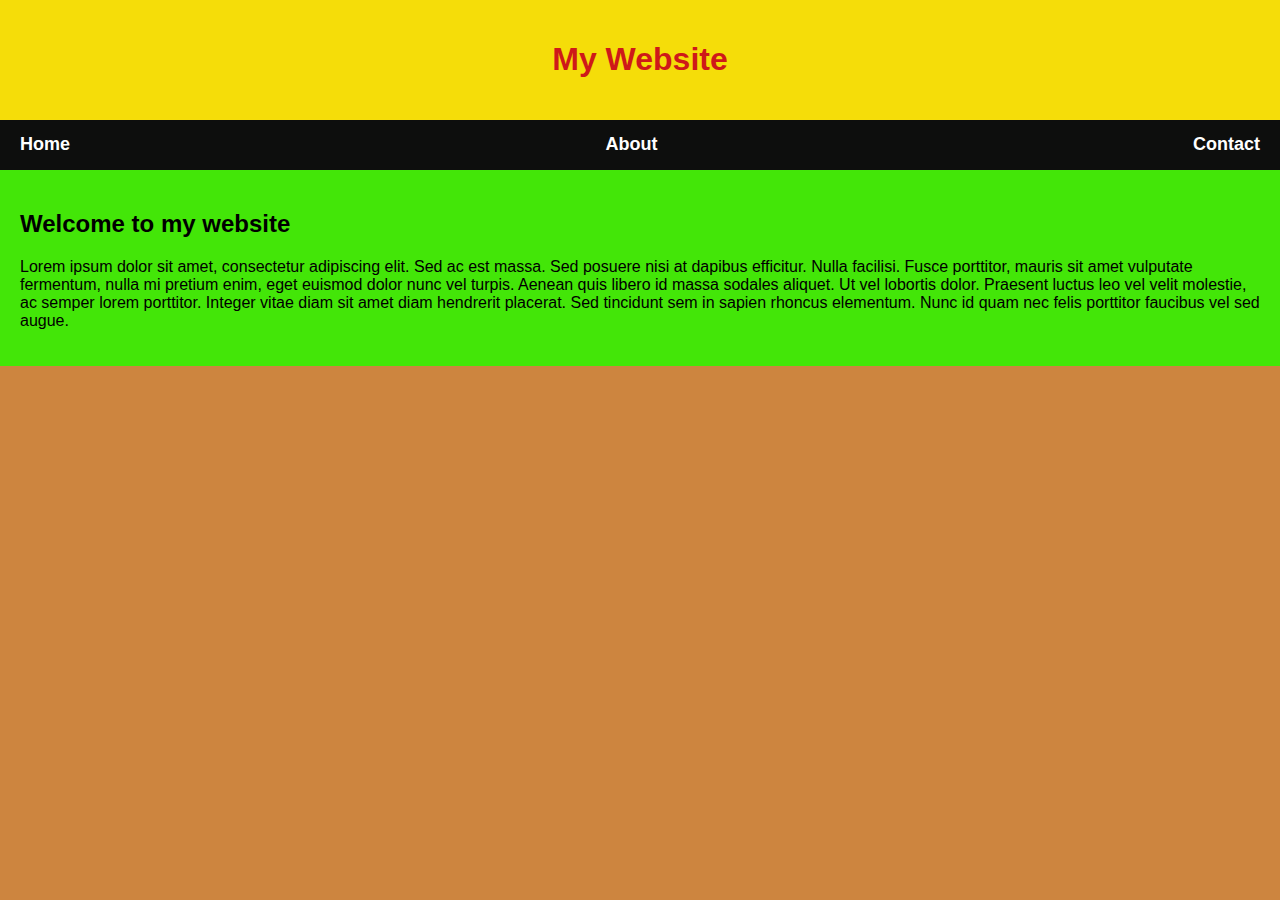
<file: index.html>
<!DOCTYPE html>
<html>
<head>
	<title>my page</title>
	<style>
		body {
			margin: 0;
			padding: 0;
			font-family: Arial, sans-serif;
			background-color:peru;
		}
		header {
			background-color: #f5dd09;
			color: #ce1919;
			padding: 20px;
			text-align:center;
		}
		nav {
  background-color: #0d0e0d;
  height: 50px;
}

ul {
  list-style-type: none;
  margin: 0;
  padding: 0;
  display: flex;
  justify-content: space-between;
  align-items: center;
  height: 100%;
}

li {
  margin: 0 20px;
}

a {
  color: #fff;
  text-decoration: none;
  font-size: 18px;
  font-weight: bold;
  transition: all 0.2s ease-in-out;
}

a:hover {
  color: #ffd700;
}

		section {
			display: inline-block;
			background-color: #43e608;
			vertical-align: top;
			width: calc(100%);
			padding: 20px;
			box-sizing: border-box;
		}
		
	</style>
</head>
<body>
	<header>
		<h1 onmouseover="enlargeText(this)" onmouseout="resetTextSize(this)"> My Website</h1>
	</header>
	<nav>
		<ul>
		  <li><a href="file:///C:/Users/Manisha/Desktop/all%20in%20one/webpage/mi.html#">Home</a></li>
		  <li><a href="#">About</a></li>
		  
		  <li><a href="#">Contact</a></li>
		</ul>
	  </nav>
	  
	<section>
		<h2>Welcome to my website</h2>
		<p> Lorem ipsum dolor sit amet, consectetur adipiscing elit. Sed ac est massa. Sed posuere nisi at dapibus efficitur. Nulla facilisi. Fusce porttitor, mauris sit amet vulputate fermentum, nulla mi pretium enim, eget euismod dolor nunc vel turpis. Aenean quis libero id massa sodales aliquet. Ut vel lobortis dolor. Praesent luctus leo vel velit molestie, ac semper lorem porttitor. Integer vitae diam sit amet diam hendrerit placerat. Sed tincidunt sem in sapien rhoncus elementum. Nunc id quam nec felis porttitor faucibus vel sed augue.</p>
	</section>

</body>


</html>
</file>
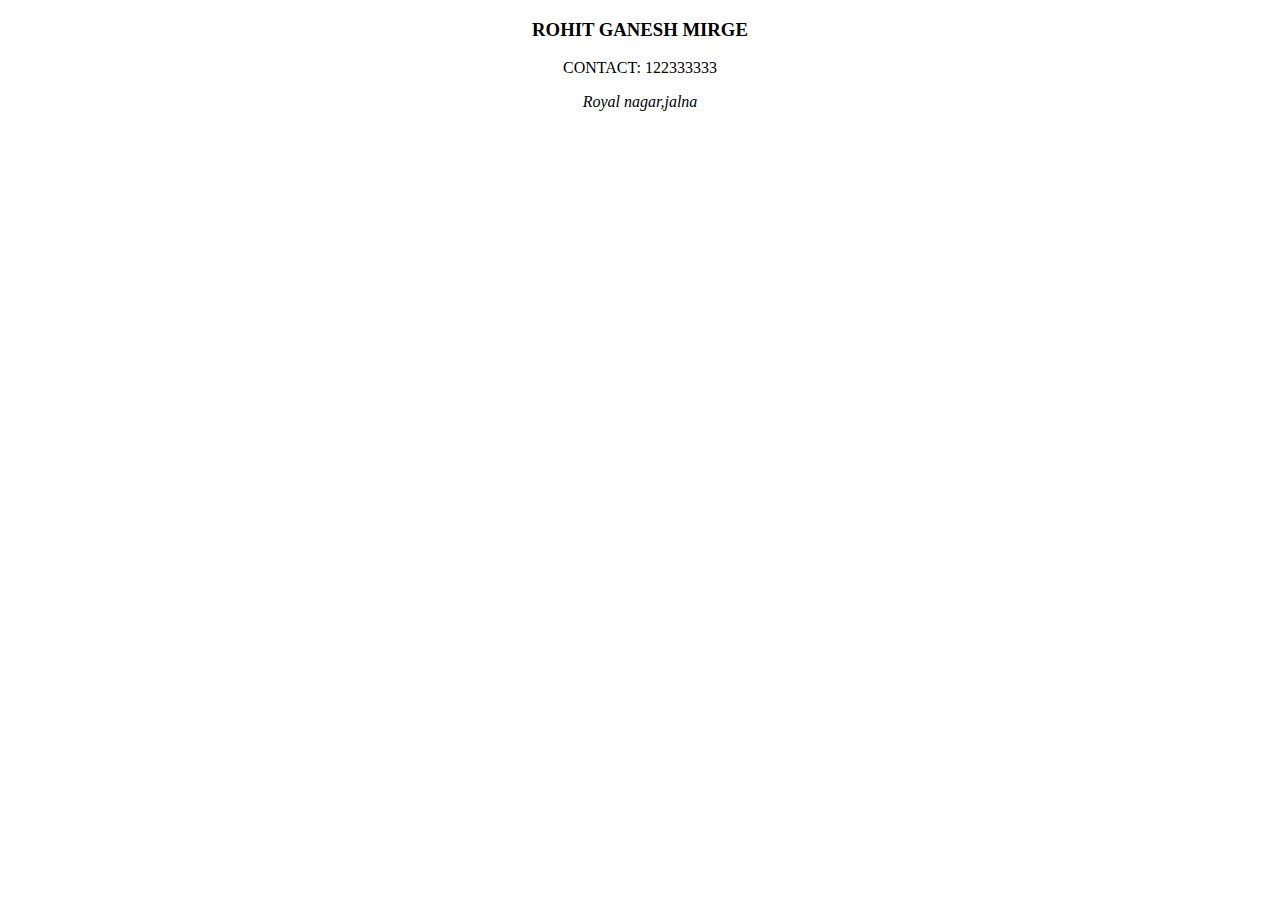
<file: travel/contact.html>
<!DOCTYPE html>
<html>
    <head>

    </head>
    <body><CENTER>
    <h3 class="h3">
        ROHIT GANESH MIRGE<BR>
    </h3>
    <P>CONTACT:<link>
        122333333<BR>
    </P>
    <p>
        <address>Royal nagar,jalna</address>
    </p>
        
   </CENTER> </body>
</html>
</file>
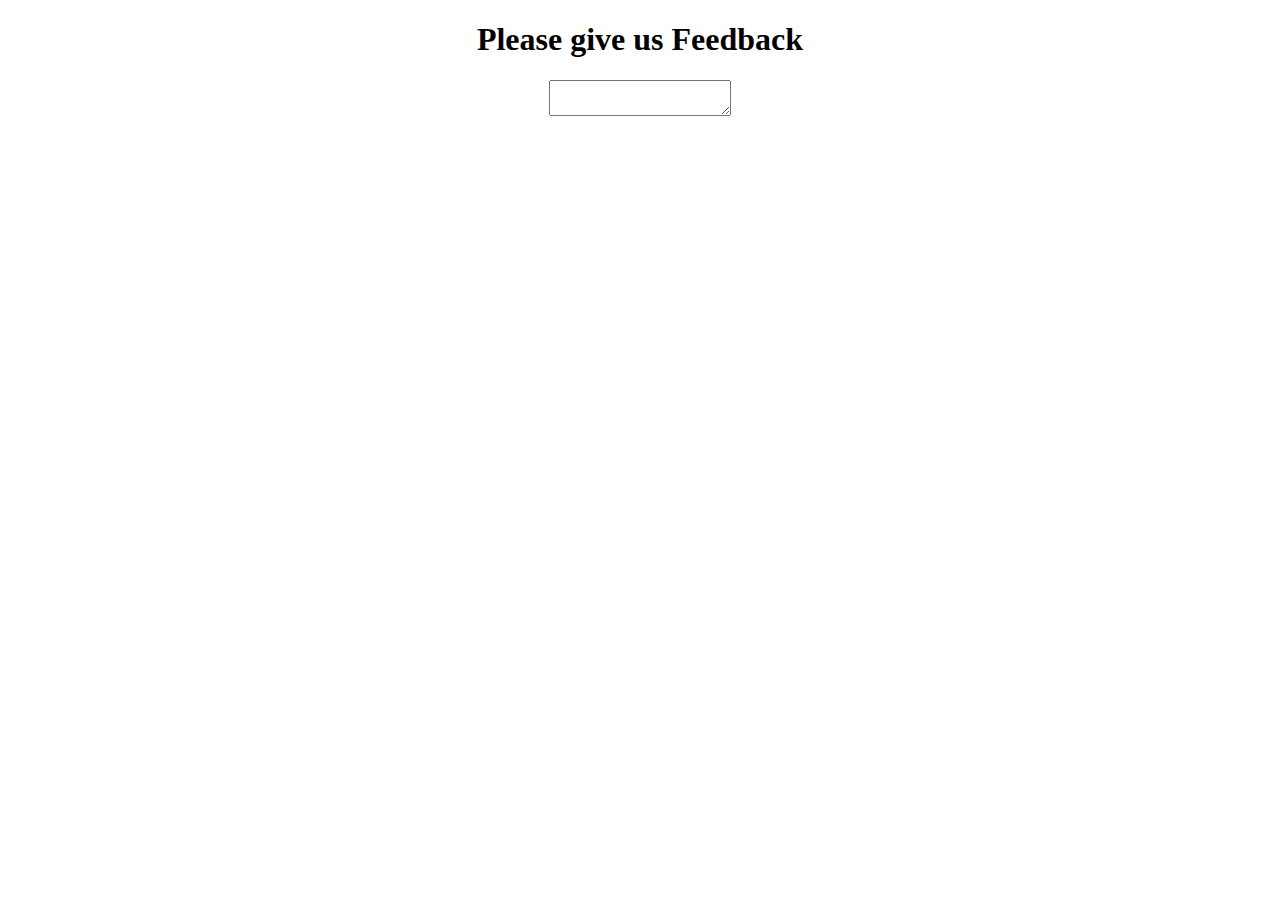
<file: travel/feedback.html>
<!DOCTYPE html>
<html>
    <head>
        <link rel="stylesheet" href="ff.css">

    </head>
    <body><center>
        <h1>
            Please give us Feedback<br>
        </h1>
        <p>
            <textarea class="textarea"></textarea>
        </p>
    </center></body>
</html>
</file>
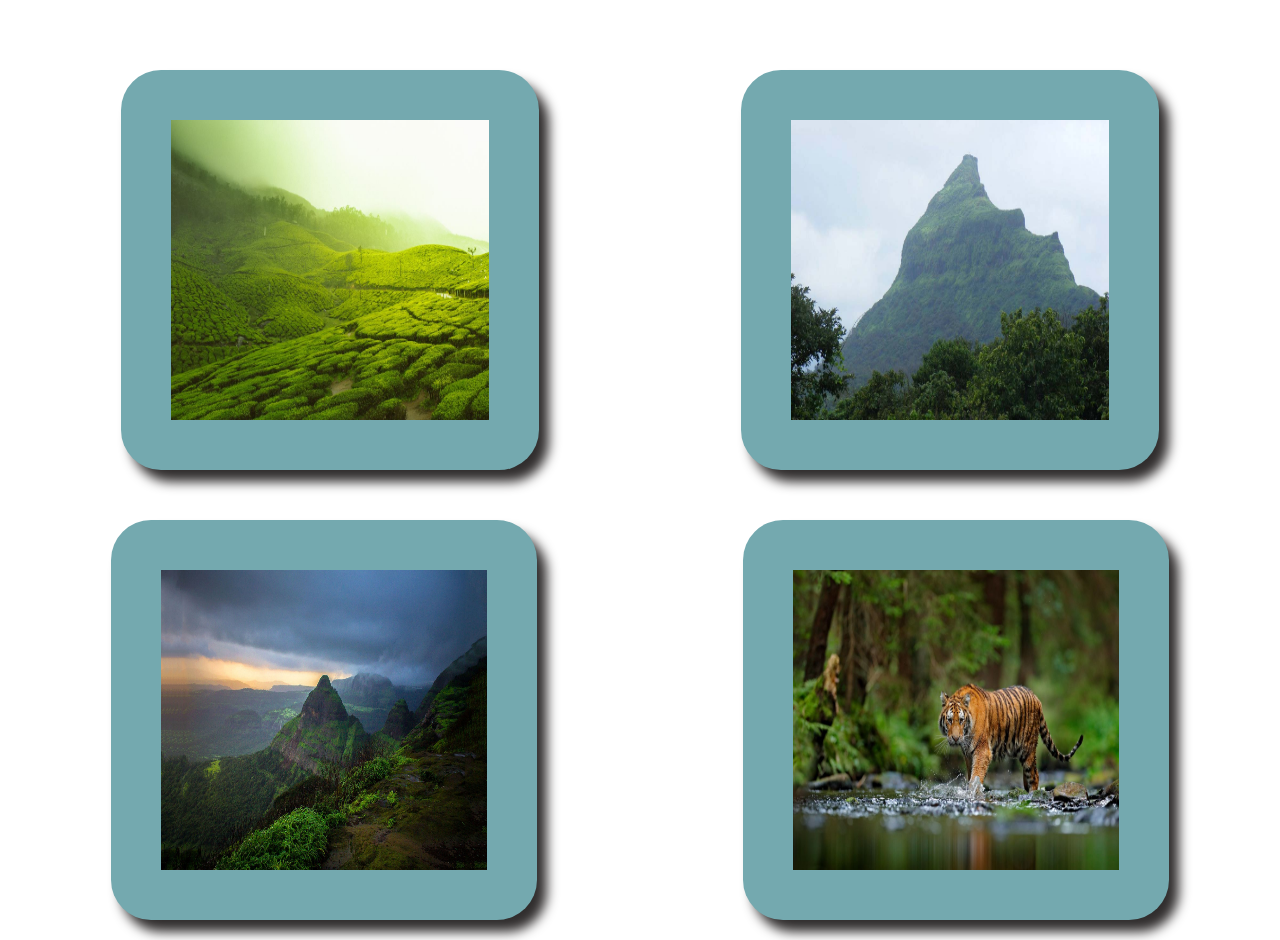
<file: travel/fo.html>
<!DOCTYPE html>
<html lang="en" lang="en">
    <head>
        <meta name="viewport" content="width=device-width, initial-scale=1">
        <link rel="stylesheet" href="ff.css" >
        <link rel="stylesheet" href="bootstrap.min.css">
</head>
    <body class="body">
        <div class="container-fluid">
         <center>  <div class="row">
                <div class="col-6"><a href="fo1.html"><img class="img"style="border-radius: 40px;" src="chikhaldara.jpg" width="400px" height="400px"></a></div>
                <div class="col-6"><a href="fo2.html"><img class="img" style="border-radius: 40px;"src="Tung-fort-1.jpg" width="400px" height="400px"></a></div></center>
           </div>
           <center>  <div class="row">
            <div class="col-6"><a href="fo3.html"><img class="img"style="border-radius: 40px;" src="Lonavala Maharashtra Places to Visit in Lonavala Adotrip.jpg" width="400px" height="400px"></a></div>
            <div class="col-6"><a href="fo4.html"><img class="img" style="border-radius: 40px;"src="tadoba tiger reserve.jpg" width="400px" height="400px"></a></div></center>
       </div>
       
   </div>
   
</div>
        </div>
    </body>
</html>
    </body>
</html>
</file>
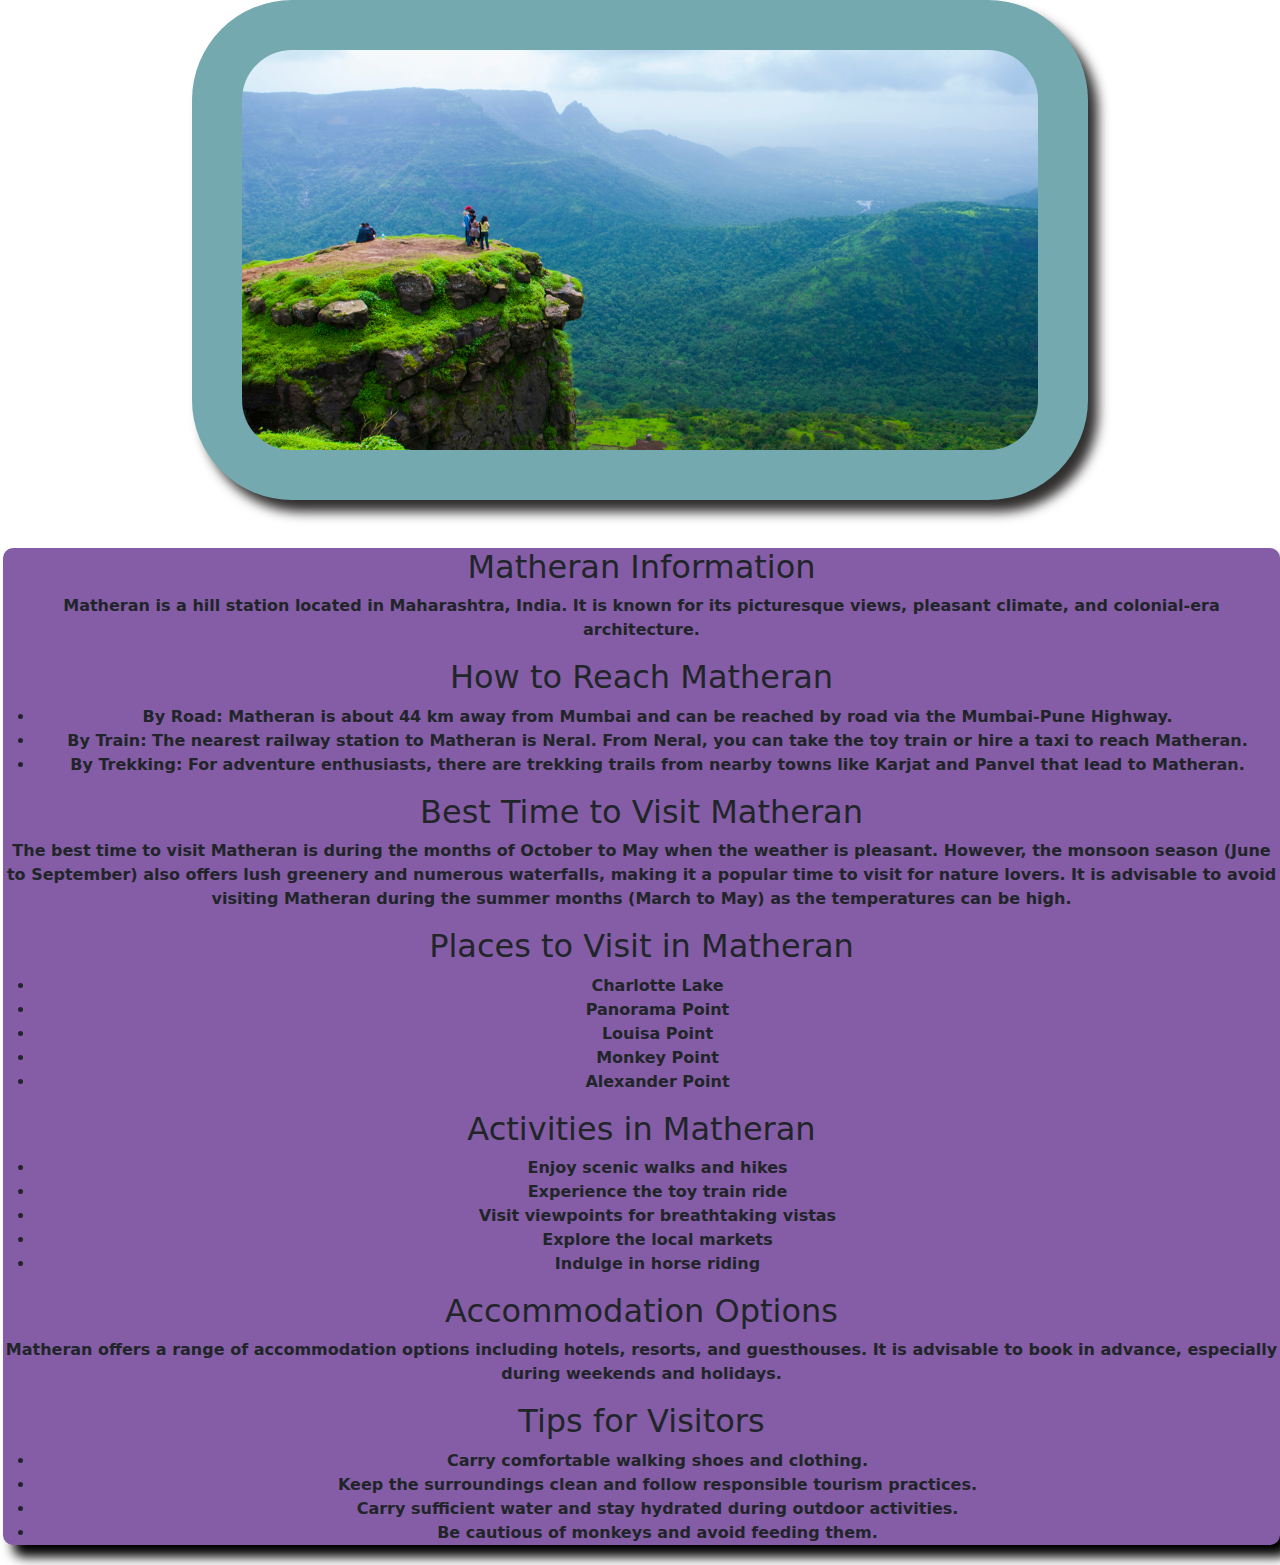
<file: travel/fo1.html>
<html>
<head>
<title>Matheran Information</title>
<link rel="stylesheet" href="ff.css" type="text/css">
<link rel="stylesheet" href="bootstrap.css" >
</head>
<body>
    <center><img class="img"  style=" border: 4px burlywood" box-radius:"10px" src="Matheran-Maharashtra.jpg" height="500px" width="500px"></center></div><br><br>
 <center><section class="section">
    <h2>Matheran Information</h2>
    <p>Matheran is a hill station located in Maharashtra, India. It is known for its picturesque views, pleasant climate, and colonial-era architecture.</p>
    
    <h2>How to Reach Matheran</h2>
    <ul>
      <li><strong>By Road:</strong> Matheran is about 44 km away from Mumbai and can be reached by road via the Mumbai-Pune Highway.</li>
      <li><strong>By Train:</strong> The nearest railway station to Matheran is Neral. From Neral, you can take the toy train or hire a taxi to reach Matheran.</li>
      <li><strong>By Trekking:</strong> For adventure enthusiasts, there are trekking trails from nearby towns like Karjat and Panvel that lead to Matheran.</li>
    </ul>
    
    <h2>Best Time to Visit Matheran</h2>
    <p>The best time to visit Matheran is during the months of October to May when the weather is pleasant. However, the monsoon season (June to September) also offers lush greenery and numerous waterfalls, making it a popular time to visit for nature lovers. It is advisable to avoid visiting Matheran during the summer months (March to May) as the temperatures can be high.</p>
    
    <h2>Places to Visit in Matheran</h2>
    <ul>
      <li>Charlotte Lake</li>
      <li>Panorama Point</li>
      <li>Louisa Point</li>
      <li>Monkey Point</li>
      <li>Alexander Point</li>
    </ul>
    
    <h2>Activities in Matheran</h2>
    <ul>
      <li>Enjoy scenic walks and hikes</li>
      <li>Experience the toy train ride</li>
      <li>Visit viewpoints for breathtaking vistas</li>
      <li>Explore the local markets</li>
      <li>Indulge in horse riding</li>
    </ul>
    
    <h2>Accommodation Options</h2>
    <p>Matheran offers a range of accommodation options including hotels, resorts, and guesthouses. It is advisable to book in advance, especially during weekends and holidays.</p>
    
    <h2>Tips for Visitors</h2>
    <ul>
      <li>Carry comfortable walking shoes and clothing.</li>
      <li>Keep the surroundings clean and follow responsible tourism practices.</li>
      <li>Carry sufficient water and stay hydrated during outdoor activities.</li>
      <li>Be cautious of monkeys and avoid feeding them.</li>
    </ul>
  </body>
  </html>
</file>
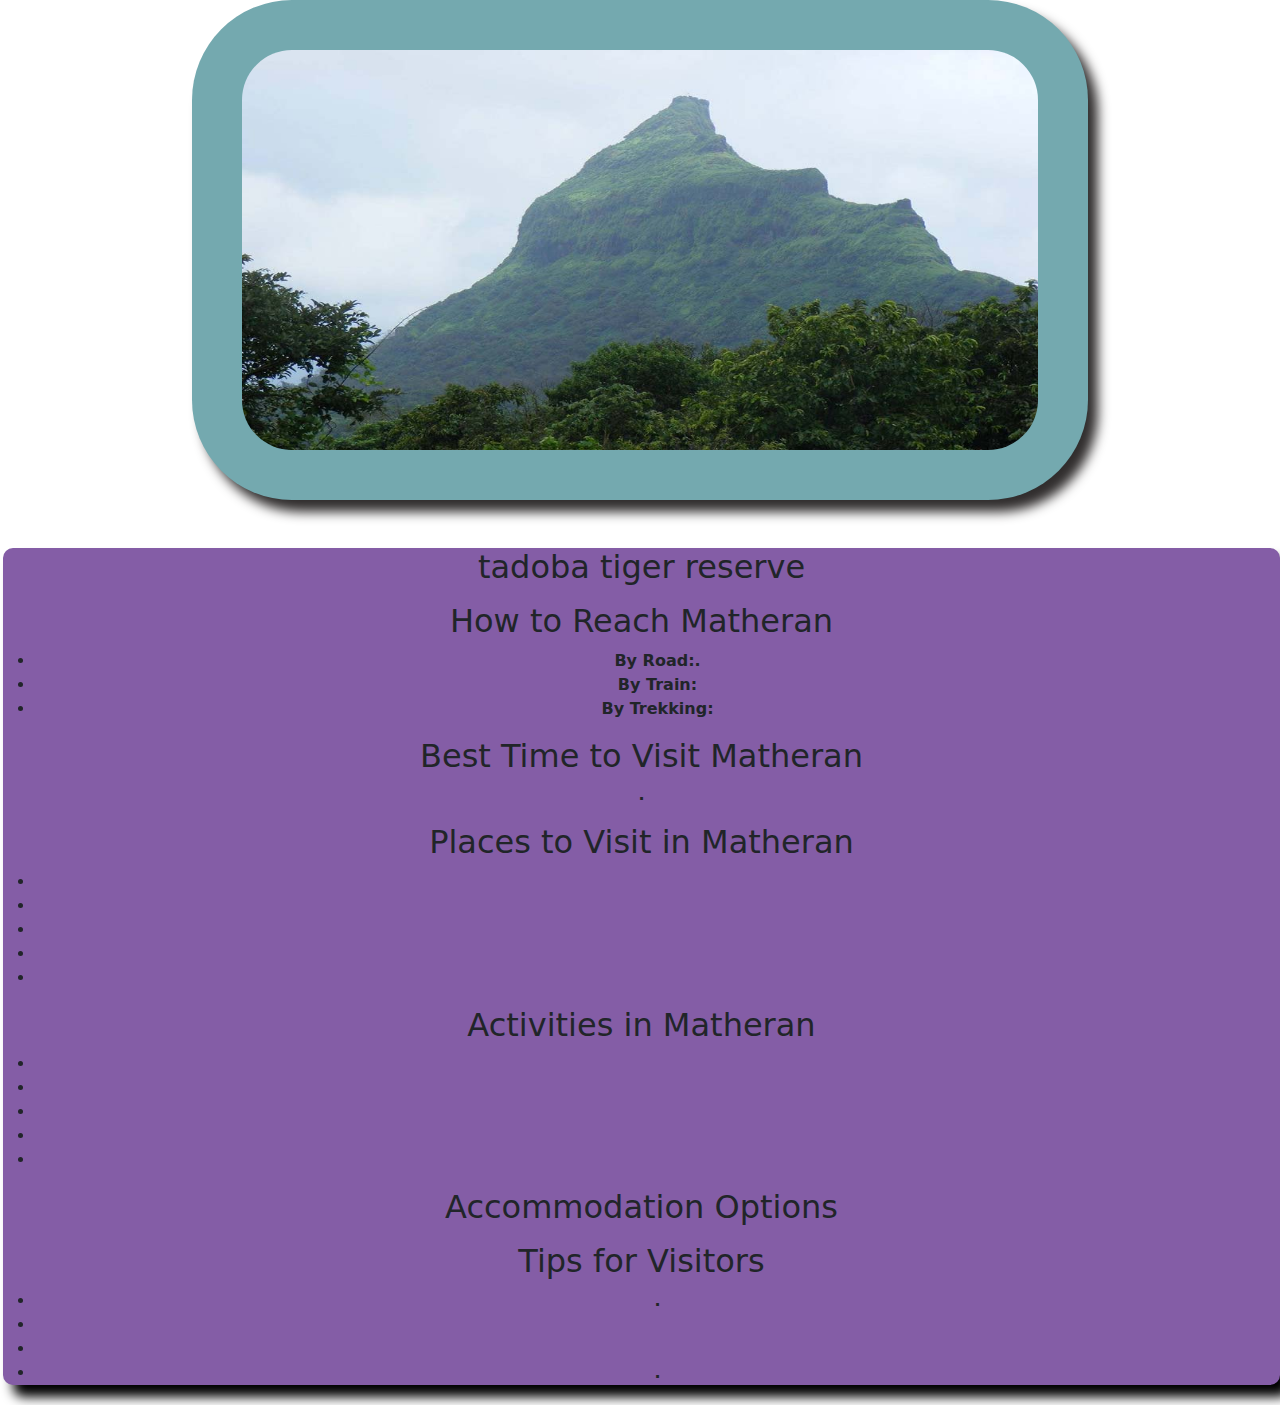
<file: travel/fo2.html>
<html>
<head>
<title>Matheran Information</title>
<link rel="stylesheet" href="ff.css" type="text/css">
<link rel="stylesheet" href="bootstrap.css" >
</head>
<body>
    <center><img class="img"  style=" border: 4px burlywood" box-radius:"10px" src="Tung-fort-1.jpg" height="500px" width="500px"></center></div><br><br>
 <center><section class="section">
    <h2>tadoba tiger reserve</h2>
    <p></p>
    
    <h2>How to Reach Matheran</h2>
    <ul>
      <li><strong>By Road:</strong>.</li>
      <li><strong>By Train:</strong> </li>
      <li><strong>By Trekking:</strong></li>
    </ul>
    
    <h2>Best Time to Visit Matheran</h2>
    <p>.</p>
    
    <h2>Places to Visit in Matheran</h2>
    <ul>
      <li></li>
      <li></li>
     <li> </li>
      <li></li>
      <li></li>
      </ul>
  
    
    <h2>Activities in Matheran</h2>
    <ul>
      <li></li>
      <li></li>
      <li></li>
      <li></li>
      <li></li>
    </ul>
    
    <h2>Accommodation Options</h2>
<p></p>
    
    <h2>Tips for Visitors</h2>
    <ul>
      <li>.</li>
      <li></li>
      <li></li>
      <li>.</li>
    </ul></section></center>
  </body>
  </html>
  
    </body>
    </html>
</file>
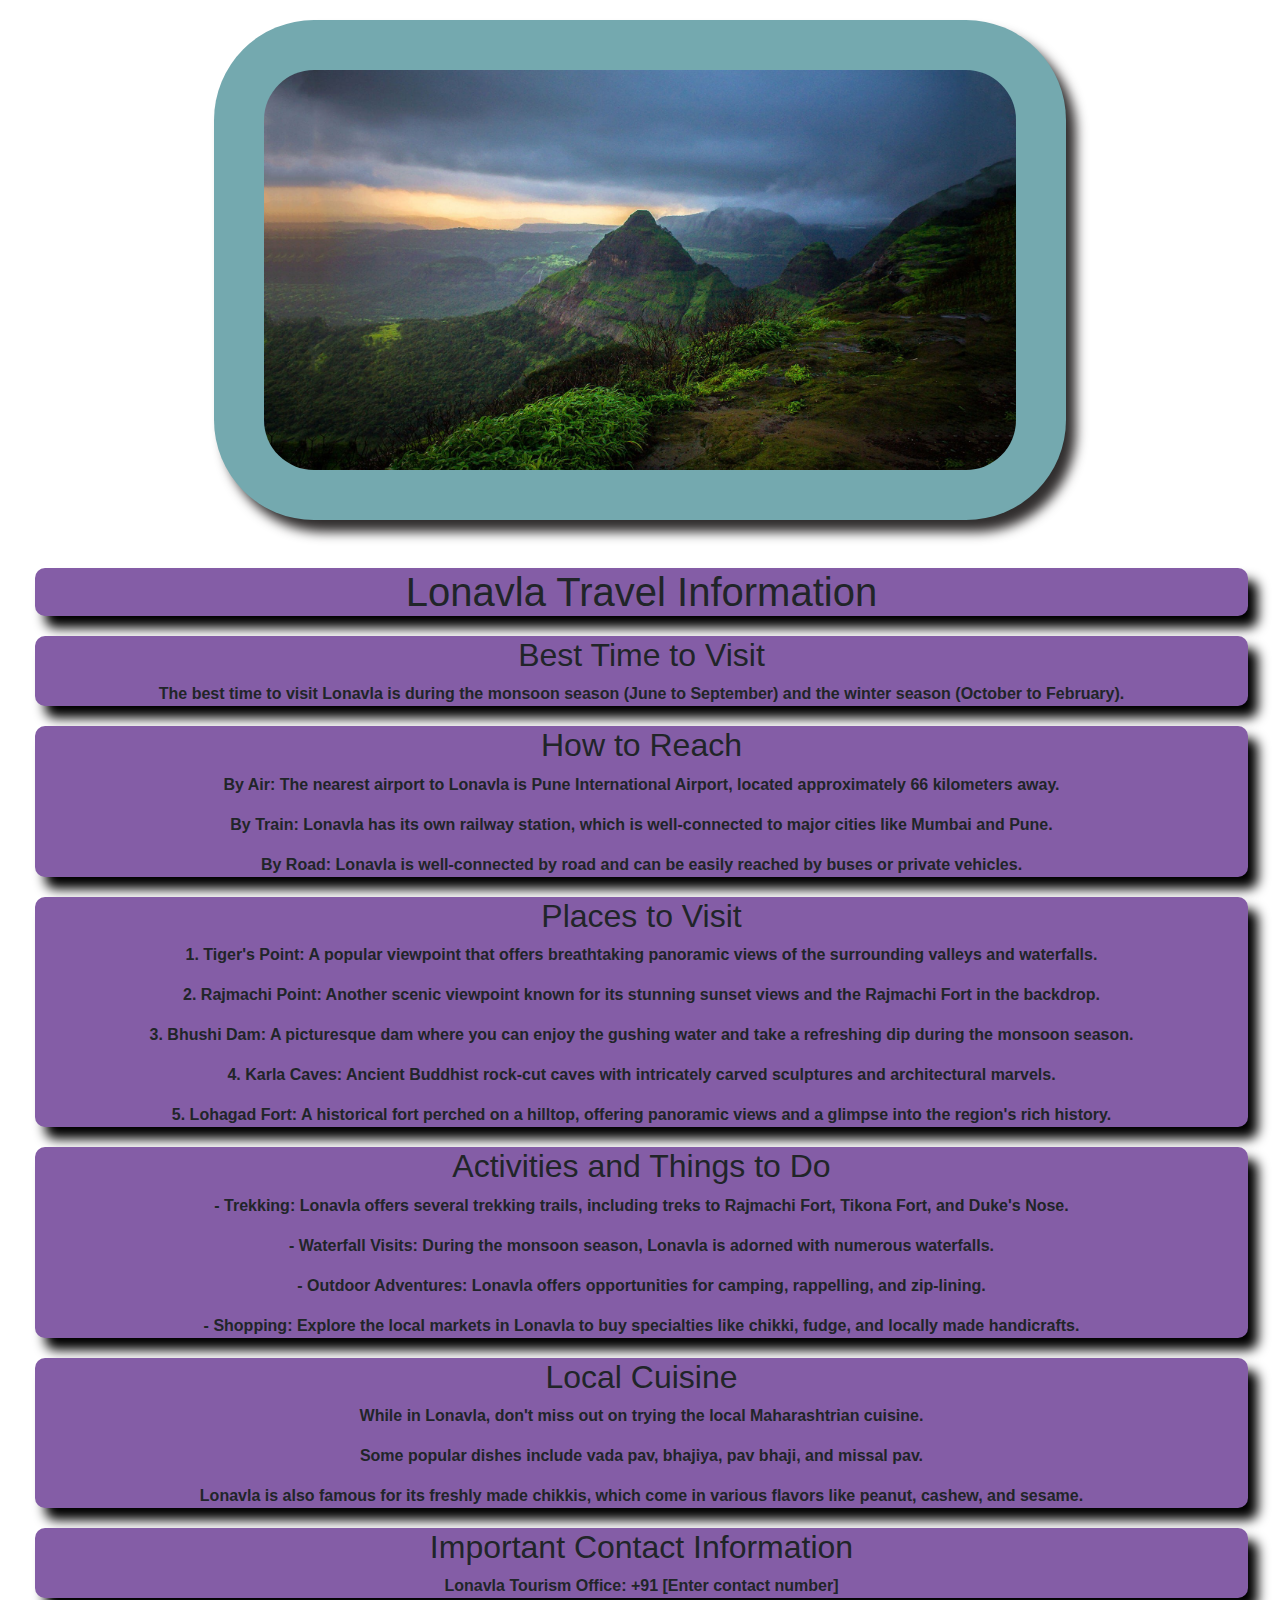
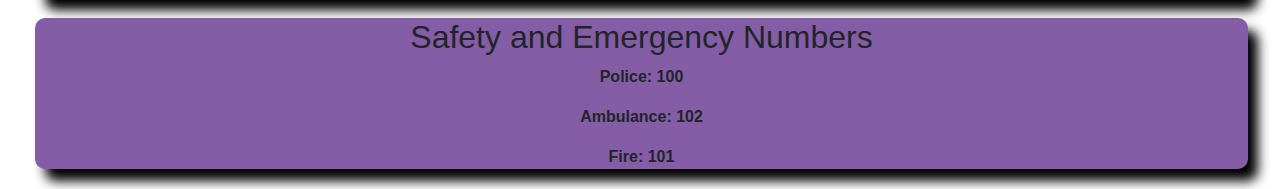
<file: travel/fo3.html>
<!doctype html>
<html >
    <head>
        <link rel="stylesheet" href="bootstrap.css">
         <meta name="viewport" content="width=device-width, initial-1">
         <link rel="stylesheet" href="ff.css">
    </head>
    <body class="body">
        <div class="container-fluid">
        
          <div class="row "><center><img class="img" src="Lonavala Maharashtra Places to Visit in Lonavala Adotrip.jpg" height="500px" width="500px"></center></div><br><br>
                
                        <div class="section">
                          <h1>Lonavla Travel Information</h1>
                        </div>
                    
                        <div class="section">
                          <h2>Best Time to Visit</h2>
                          <p>The best time to visit Lonavla is during the monsoon season (June to September) and the winter season (October to February).</p>
                        </div>
                    
                        <div class="section">
                          <h2>How to Reach</h2>
                          <p>By Air: The nearest airport to Lonavla is Pune International Airport, located approximately 66 kilometers away.</p>
                          <p>By Train: Lonavla has its own railway station, which is well-connected to major cities like Mumbai and Pune.</p>
                          <p>By Road: Lonavla is well-connected by road and can be easily reached by buses or private vehicles.</p>
                        </div>
                    
                        <div class="section">
                          <h2>Places to Visit</h2>
                          <p>1. Tiger's Point: A popular viewpoint that offers breathtaking panoramic views of the surrounding valleys and waterfalls.</p>
                          <p>2. Rajmachi Point: Another scenic viewpoint known for its stunning sunset views and the Rajmachi Fort in the backdrop.</p>
                          <p>3. Bhushi Dam: A picturesque dam where you can enjoy the gushing water and take a refreshing dip during the monsoon season.</p>
                          <p>4. Karla Caves: Ancient Buddhist rock-cut caves with intricately carved sculptures and architectural marvels.</p>
                          <p>5. Lohagad Fort: A historical fort perched on a hilltop, offering panoramic views and a glimpse into the region's rich history.</p>
                        </div>
                    
                        <div class="section">
                          <h2>Activities and Things to Do</h2>
                          <p>- Trekking: Lonavla offers several trekking trails, including treks to Rajmachi Fort, Tikona Fort, and Duke's Nose.</p>
                          <p>- Waterfall Visits: During the monsoon season, Lonavla is adorned with numerous waterfalls.</p>
                          <p>- Outdoor Adventures: Lonavla offers opportunities for camping, rappelling, and zip-lining.</p>
                          <p>- Shopping: Explore the local markets in Lonavla to buy specialties like chikki, fudge, and locally made handicrafts.</p>
                        </div>
                    
                        <div class="section">
                          <h2>Local Cuisine</h2>
                          <p>While in Lonavla, don't miss out on trying the local Maharashtrian cuisine.</p>
                          <p>Some popular dishes include vada pav, bhajiya, pav bhaji, and missal pav.</p>
                          <p>Lonavla is also famous for its freshly made chikkis, which come in various flavors like peanut, cashew, and sesame.</p>
                        </div>
                    
                        <div class="section">
                          <h2>Important Contact Information</h2>
                          <p>Lonavla Tourism Office: +91 [Enter contact number]</p>
                        </div>
                    
                        <div class="section">
                          <h2>Safety and Emergency Numbers</h2>
                          <p>Police: 100</p>
                          <p>Ambulance: 102</p>
                          <p>Fire: 101</p>
                        </div>
                      </div>
                    </body>
                    </html>
                    </div>
        </div>
    </div>
</body>
</html>
</file>
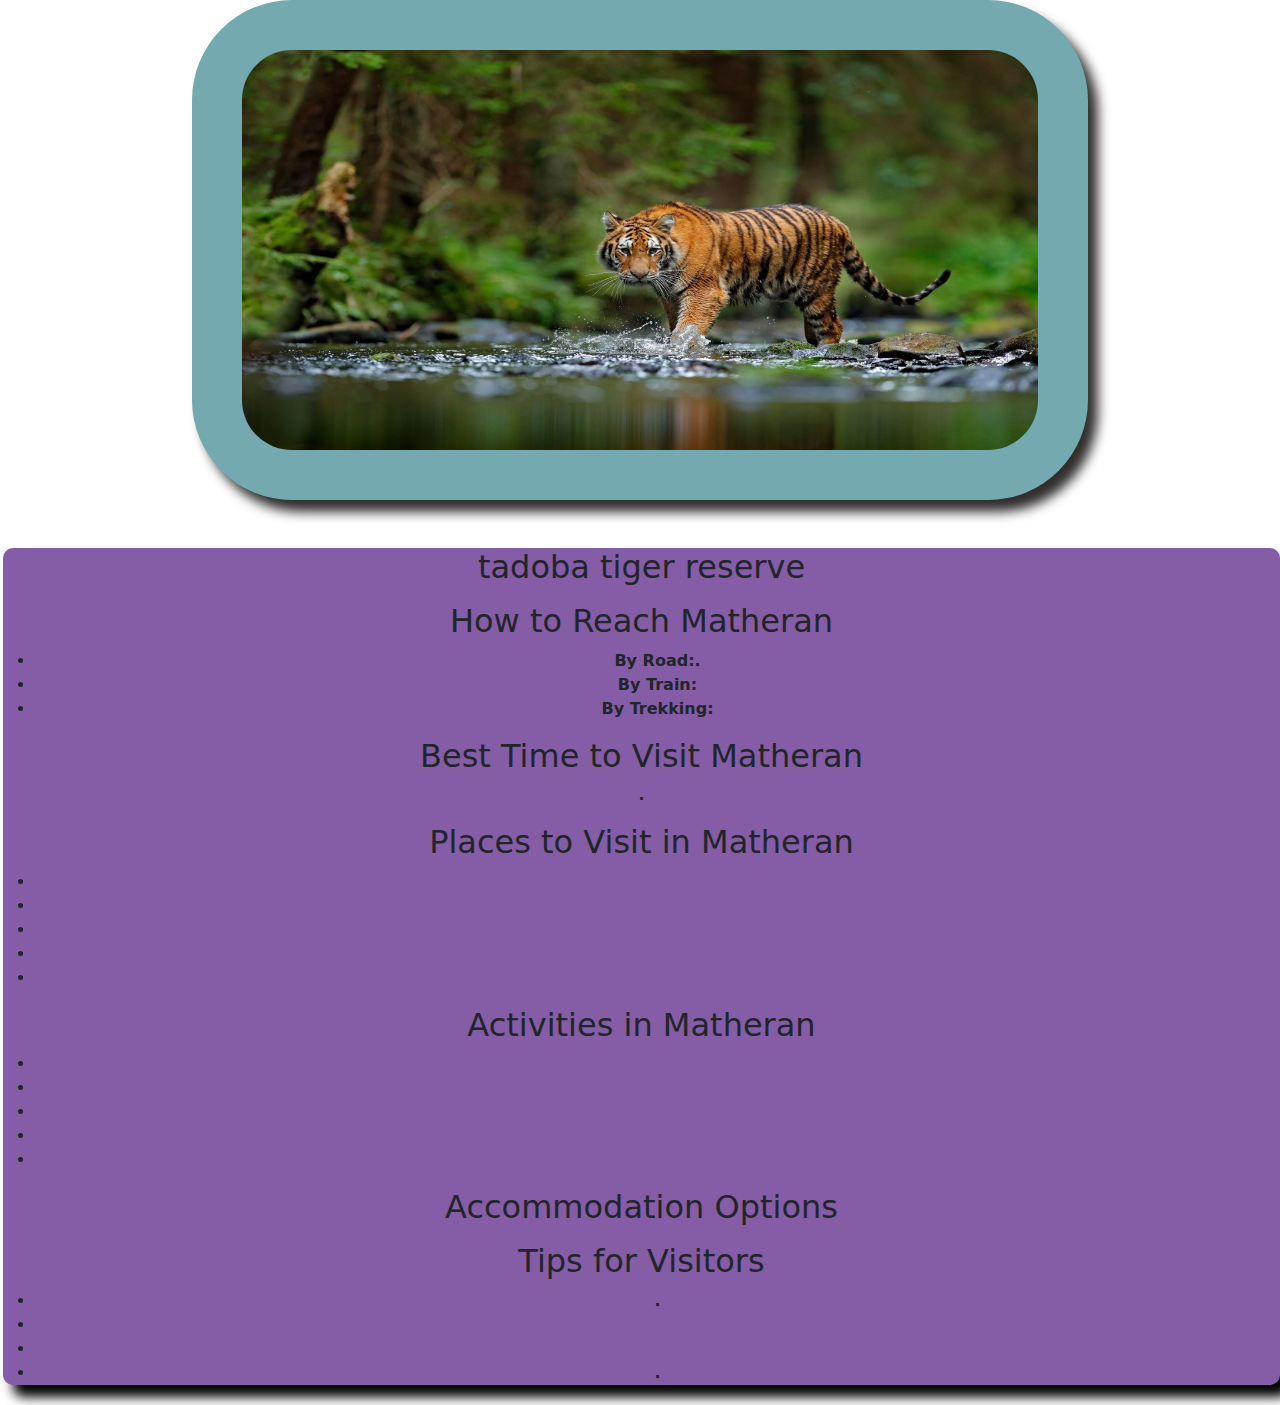
<file: travel/fo4.html>
<html>
<head>
<title>Matheran Information</title>
<link rel="stylesheet" href="ff.css" type="text/css">
<link rel="stylesheet" href="bootstrap.css" >
</head>
<body>
    <center><img class="img"  style=" border: 4px burlywood" box-radius:"10px" src="tadoba tiger reserve.jpg" height="500px" width="500px"></center></div><br><br>
 <center><section class="section">
    <h2>tadoba tiger reserve</h2>
    <p></p>
    
    <h2>How to Reach Matheran</h2>
    <ul>
      <li><strong>By Road:</strong>.</li>
      <li><strong>By Train:</strong> </li>
      <li><strong>By Trekking:</strong></li>
    </ul>
    
    <h2>Best Time to Visit Matheran</h2>
    <p>.</p>
    
    <h2>Places to Visit in Matheran</h2>
    <ul>
      <li></li>
      <li></li>
     <li> </li>
      <li></li>
      <li></li>
      </ul>
  
    
    <h2>Activities in Matheran</h2>
    <ul>
      <li></li>
      <li></li>
      <li></li>
      <li></li>
      <li></li>
    </ul>
    
    <h2>Accommodation Options</h2>
<p></p>
    
    <h2>Tips for Visitors</h2>
    <ul>
      <li>.</li>
      <li></li>
      <li></li>
      <li>.</li>
    </ul></section></center>
  </body>
  </html>
  
    </body>
    </html>
</file>
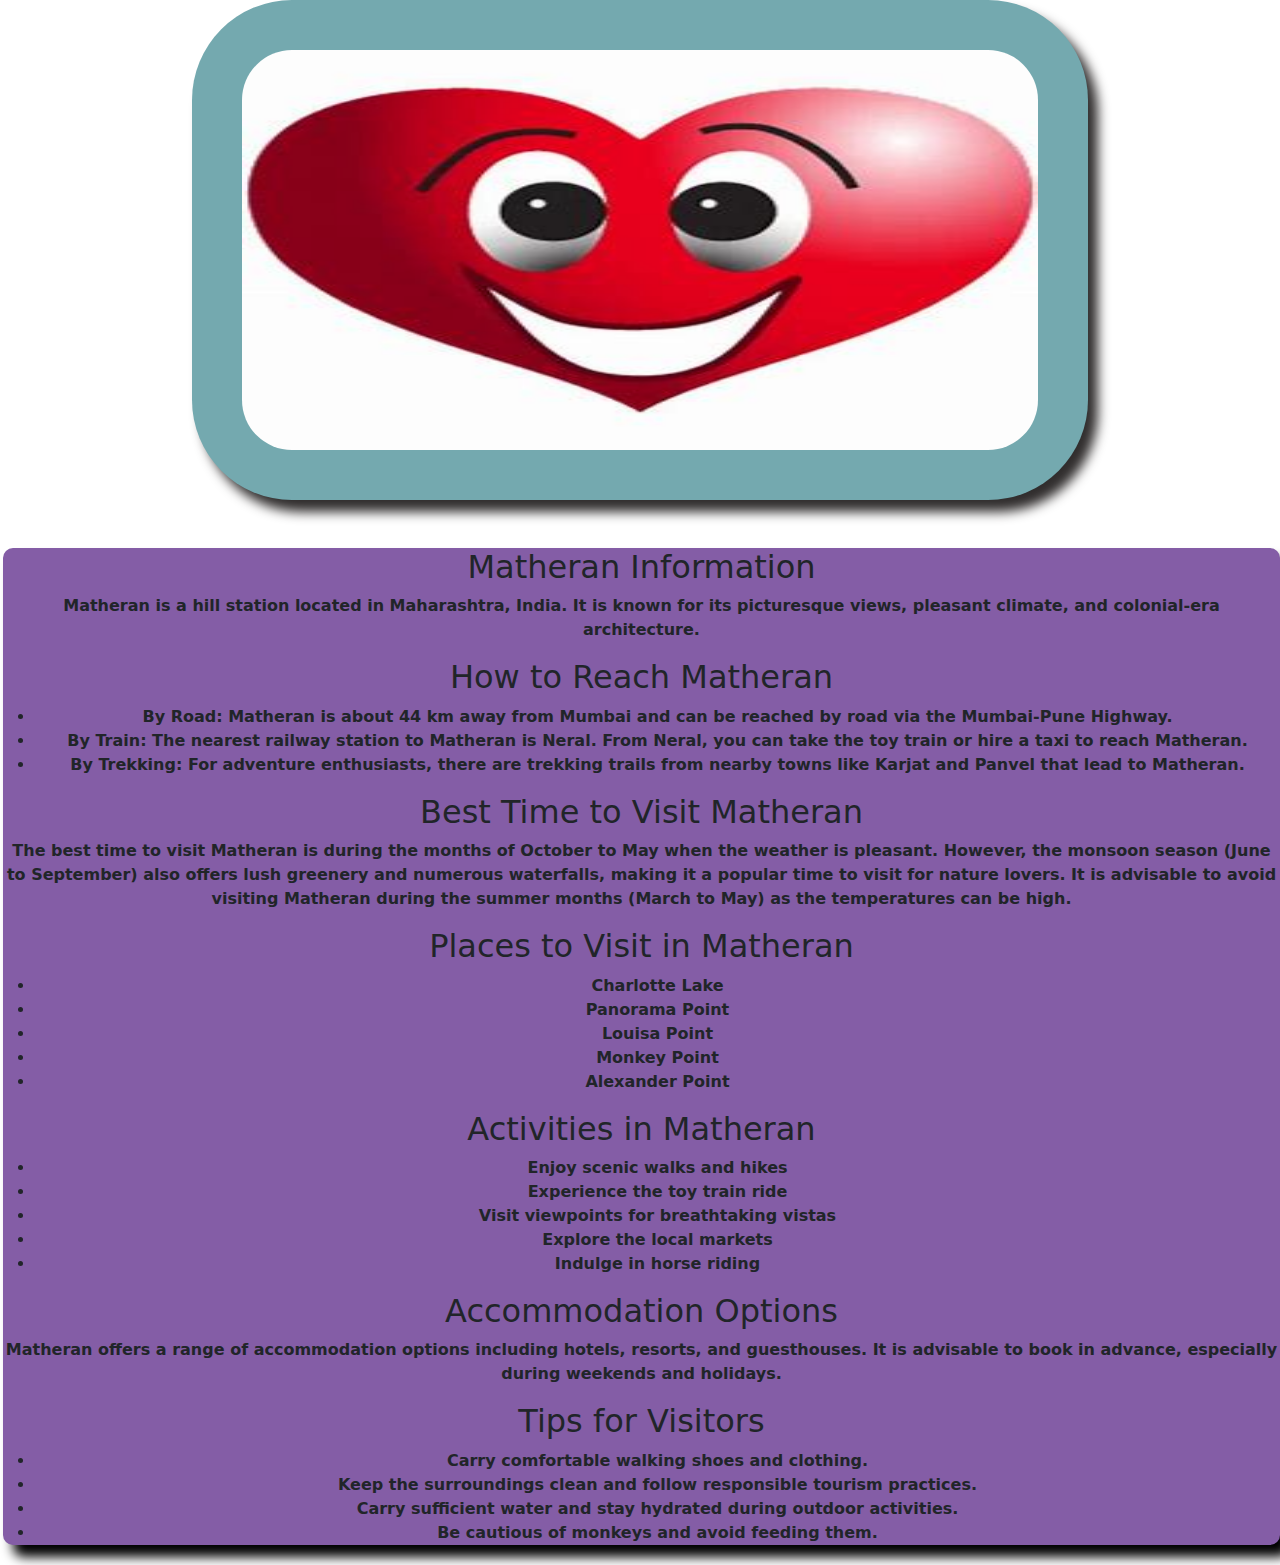
<file: travel/go.html>
<html>
<head>
<title>Matheran Information</title>
<link rel="stylesheet" href="ff.css" type="text/css">
<link rel="stylesheet" href="bootstrap.css" >
</head>
<body>
    <center><img class="img"  style=" border: 4px burlywood" box-radius:"10px" src="smile heart.jpg" height="500px" width="500px"></center></div><br><br>
 <center><section class="section">
    <h2>Matheran Information</h2>
    <p>Matheran is a hill station located in Maharashtra, India. It is known for its picturesque views, pleasant climate, and colonial-era architecture.</p>
    
    <h2>How to Reach Matheran</h2>
    <ul>
      <li><strong>By Road:</strong> Matheran is about 44 km away from Mumbai and can be reached by road via the Mumbai-Pune Highway.</li>
      <li><strong>By Train:</strong> The nearest railway station to Matheran is Neral. From Neral, you can take the toy train or hire a taxi to reach Matheran.</li>
      <li><strong>By Trekking:</strong> For adventure enthusiasts, there are trekking trails from nearby towns like Karjat and Panvel that lead to Matheran.</li>
    </ul>
    
    <h2>Best Time to Visit Matheran</h2>
    <p>The best time to visit Matheran is during the months of October to May when the weather is pleasant. However, the monsoon season (June to September) also offers lush greenery and numerous waterfalls, making it a popular time to visit for nature lovers. It is advisable to avoid visiting Matheran during the summer months (March to May) as the temperatures can be high.</p>
    
    <h2>Places to Visit in Matheran</h2>
    <ul>
      <li>Charlotte Lake</li>
      <li>Panorama Point</li>
      <li>Louisa Point</li>
      <li>Monkey Point</li>
      <li>Alexander Point</li>
    </ul>
    
    <h2>Activities in Matheran</h2>
    <ul>
      <li>Enjoy scenic walks and hikes</li>
      <li>Experience the toy train ride</li>
      <li>Visit viewpoints for breathtaking vistas</li>
      <li>Explore the local markets</li>
      <li>Indulge in horse riding</li>
    </ul>
    
    <h2>Accommodation Options</h2>
    <p>Matheran offers a range of accommodation options including hotels, resorts, and guesthouses. It is advisable to book in advance, especially during weekends and holidays.</p>
    
    <h2>Tips for Visitors</h2>
    <ul>
      <li>Carry comfortable walking shoes and clothing.</li>
      <li>Keep the surroundings clean and follow responsible tourism practices.</li>
      <li>Carry sufficient water and stay hydrated during outdoor activities.</li>
      <li>Be cautious of monkeys and avoid feeding them.</li>
    </ul>
  </body>
  </html>
</file>
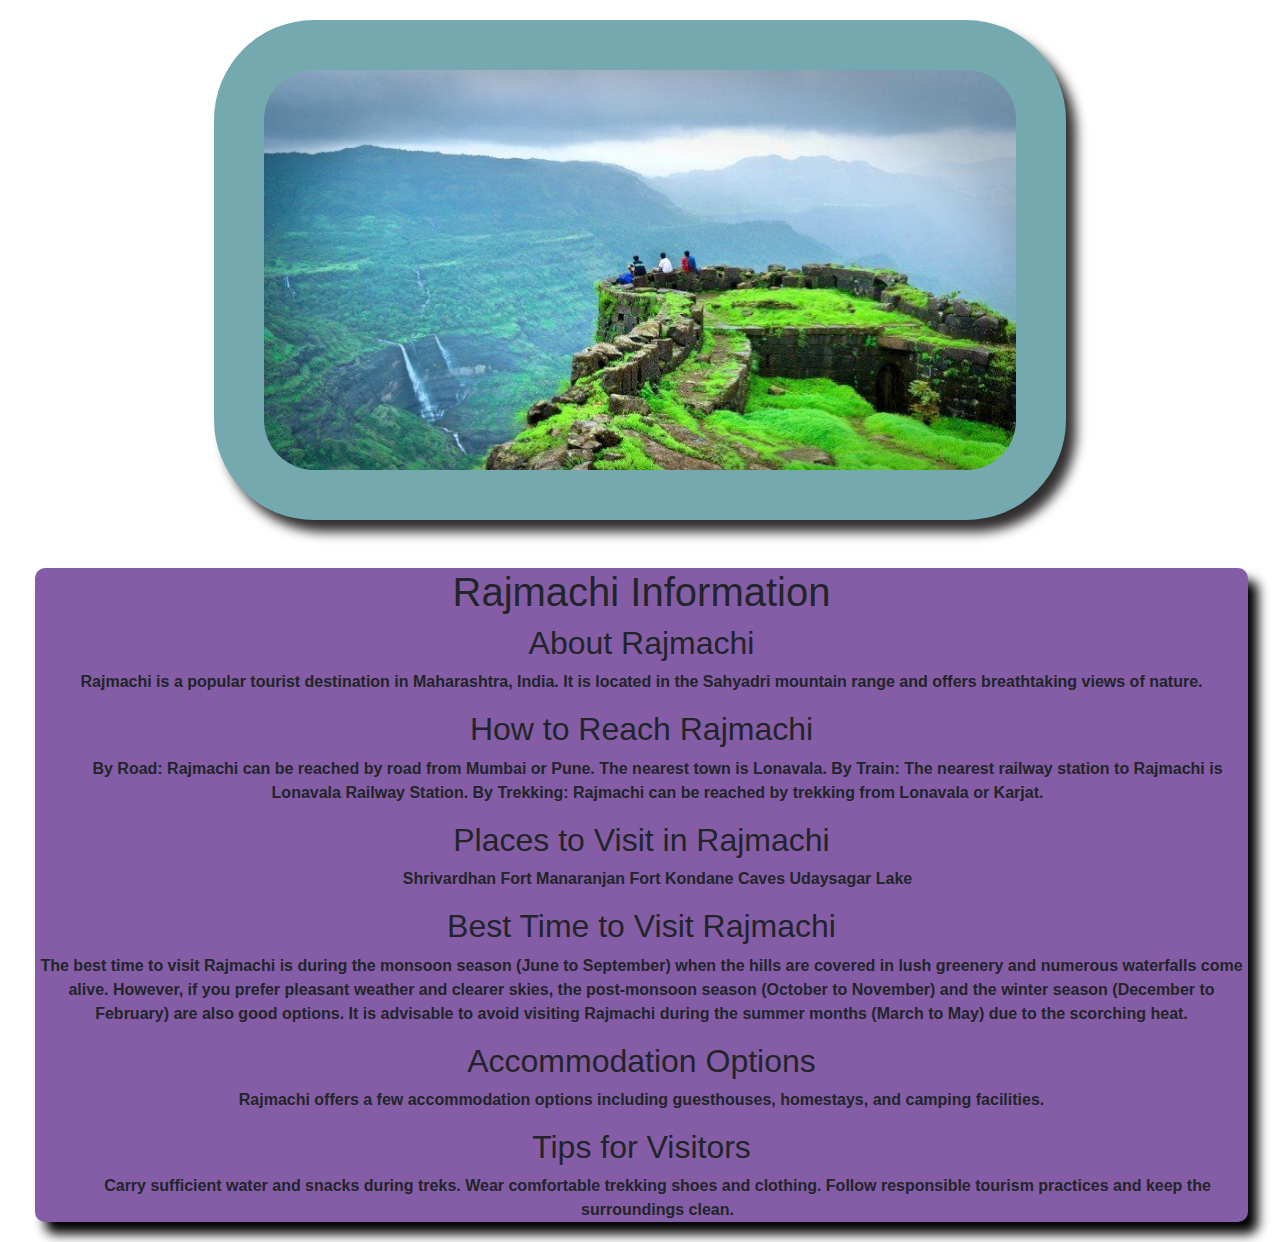
<file: travel/go1.html>
<!DOCTYPE html>

<!doctype html>
<html >
    <head>
        <link rel="stylesheet" href="bootstrap.css">
         <meta name="viewport" content="width=device-width, initial-1">
         <link rel="stylesheet" href="ff.css">
    </head>
    <body class="body">
        <div class="container-fluid">
        
          <div class="row"><center><img class="img" src="rajmachi.jpg" height="500px" width="500px"></center></div><br><br>
           <div class="section"> <h1>Rajmachi Information</h1>
            
            <h2>About Rajmachi</h2>
            <p>Rajmachi is a popular tourist destination in Maharashtra, India. It is located in the Sahyadri mountain range and offers breathtaking views of nature.</p>
            
            <h2>How to Reach Rajmachi</h2>
            <ul>
              <strong>By Road:</strong> Rajmachi can be reached by road from Mumbai or Pune. The nearest town is Lonavala.</li>
            <strong>By Train:</strong> The nearest railway station to Rajmachi is Lonavala Railway Station.</li>
<strong>By Trekking:</strong> Rajmachi can be reached by trekking from Lonavala or Karjat.</li>
            </ul>
            
            <h2>Places to Visit in Rajmachi</h2>
            <ul>
              Shrivardhan Fort</li>
              Manaranjan Fort</li>
              Kondane Caves</li>
              Udaysagar Lake</li>
            </ul>
            
            <h2>Best Time to Visit Rajmachi</h2>
            <p>The best time to visit Rajmachi is during the monsoon season (June to September) when the hills are covered in lush greenery and numerous waterfalls come alive. However, if you prefer pleasant weather and clearer skies, the post-monsoon season (October to November) and the winter season (December to February) are also good options. It is advisable to avoid visiting Rajmachi during the summer months (March to May) due to the scorching heat.</p>
            
            <h2>Accommodation Options</h2>
            <p>Rajmachi offers a few accommodation options including guesthouses, homestays, and camping facilities.</p>
            
            <h2>Tips for Visitors</h2>
            <ul>
              Carry sufficient water and snacks during treks.</li>
              Wear comfortable trekking shoes and clothing.</li>
              Follow responsible tourism practices and keep the surroundings clean.</li>
            </ul></section>
          </body>
          </html>
</file>
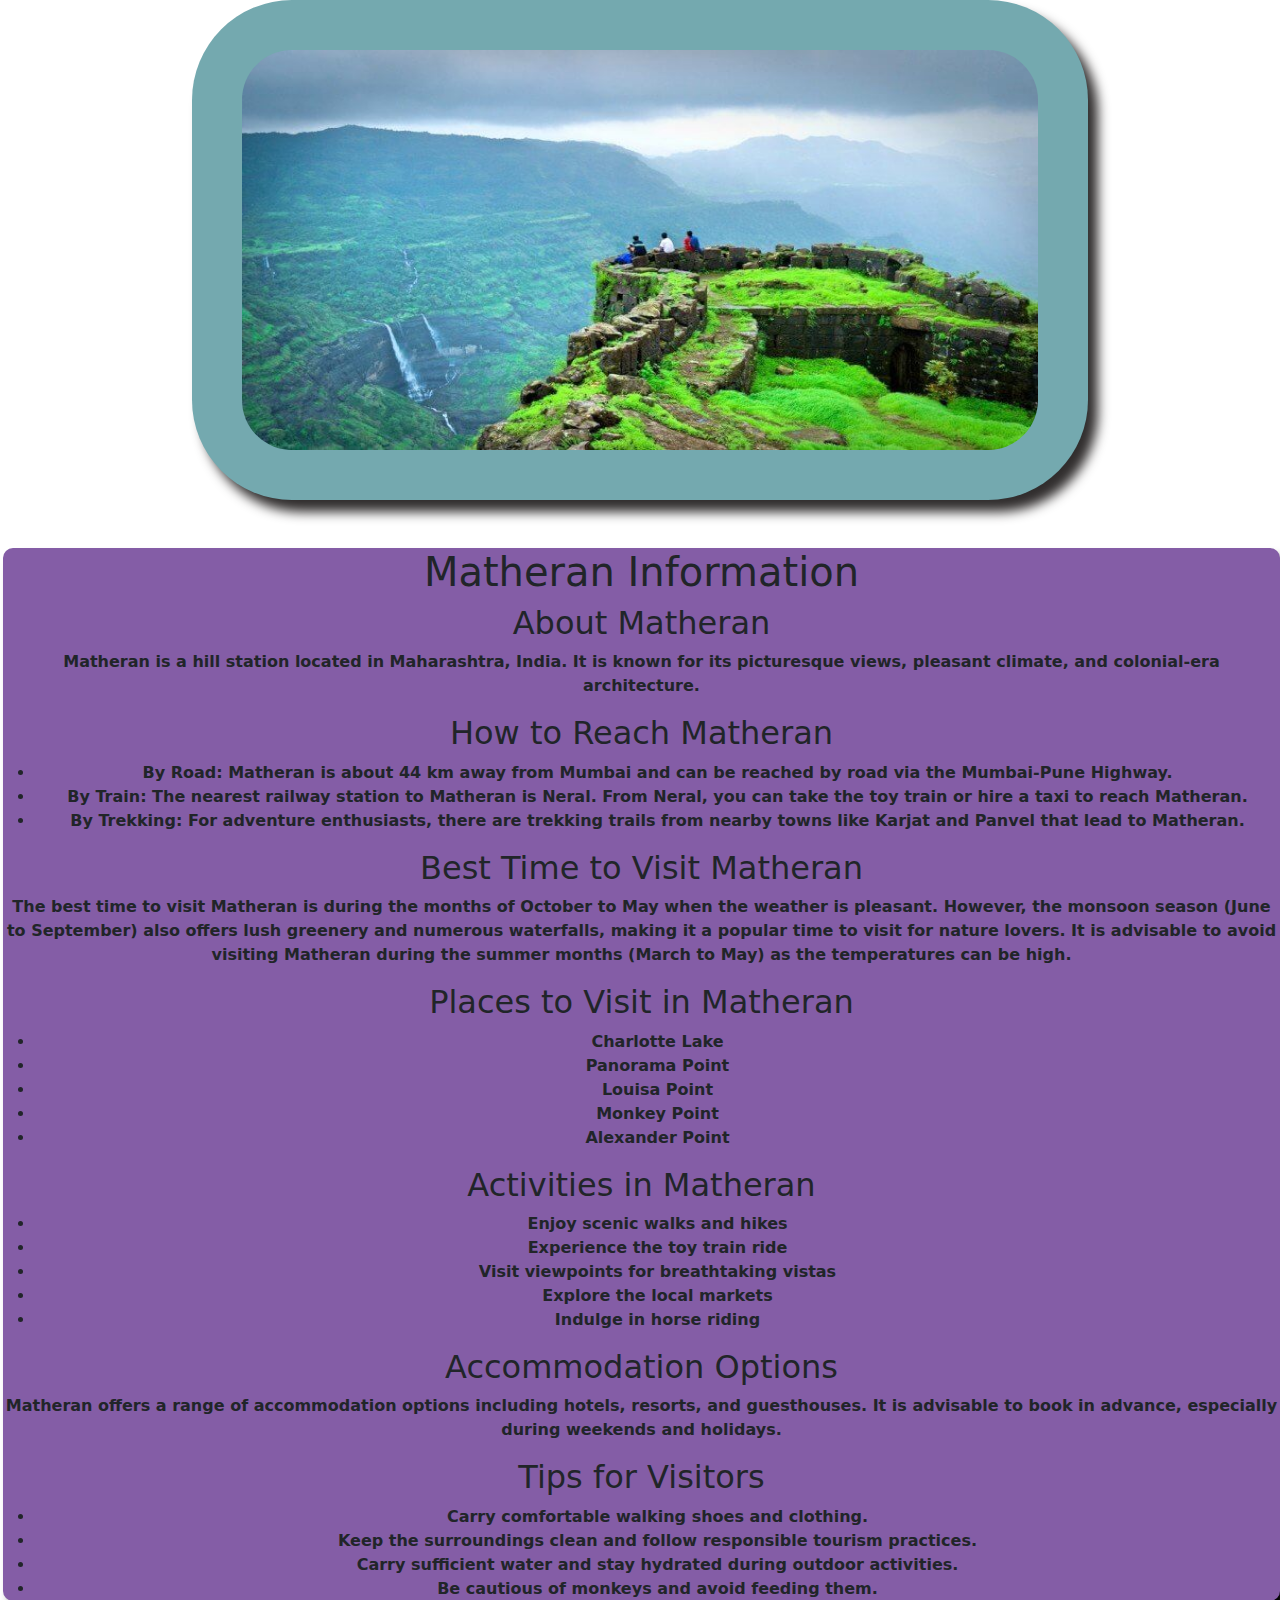
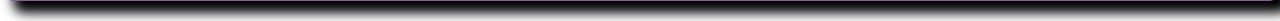
<file: travel/go2.html>
<!DOCTYPE html>
<html>
<head>
  <title>Matheran Information</title>
<link rel="stylesheet" href="ff.css" type="text/css">
<link rel="stylesheet" href="bootstrap.css" >
</head>
<body>
    <center><img class="img"  style=" border: 4px burlywood" box-radius:"10px" src="rajmachi.jpg" height="500px" width="500px"></center></div><br><br>
 <center><section class="section"><h1>Matheran Information</h1>
  
  <h2>About Matheran</h2>
  <p>Matheran is a hill station located in Maharashtra, India. It is known for its picturesque views, pleasant climate, and colonial-era architecture.</p>
  
  <h2>How to Reach Matheran</h2>
  <ul>
    <li><strong>By Road:</strong> Matheran is about 44 km away from Mumbai and can be reached by road via the Mumbai-Pune Highway.</li>
    <li><strong>By Train:</strong> The nearest railway station to Matheran is Neral. From Neral, you can take the toy train or hire a taxi to reach Matheran.</li>
    <li><strong>By Trekking:</strong> For adventure enthusiasts, there are trekking trails from nearby towns like Karjat and Panvel that lead to Matheran.</li>
  </ul>
  
  <h2>Best Time to Visit Matheran</h2>
  <p>The best time to visit Matheran is during the months of October to May when the weather is pleasant. However, the monsoon season (June to September) also offers lush greenery and numerous waterfalls, making it a popular time to visit for nature lovers. It is advisable to avoid visiting Matheran during the summer months (March to May) as the temperatures can be high.</p>
  
  <h2>Places to Visit in Matheran</h2>
  <ul>
    <li>Charlotte Lake</li>
    <li>Panorama Point</li>
   <li> Louisa Point</li>
    <li>Monkey Point</li>
    <li>Alexander Point</li>
    </ul>

  
  <h2>Activities in Matheran</h2>
  <ul>
    <li>Enjoy scenic walks and hikes</li>
    <li>Experience the toy train ride</li>
    <li>Visit viewpoints for breathtaking vistas</li>
    <li>Explore the local markets</li>
    <li>Indulge in horse riding</li>
  </ul>
  
  <h2>Accommodation Options</h2>
  <p>Matheran offers a range of accommodation options including hotels, resorts, and guesthouses. It is advisable to book in advance, especially during weekends and holidays.</p>
  
  <h2>Tips for Visitors</h2>
  <ul>
    <li>Carry comfortable walking shoes and clothing.</li>
    <li>Keep the surroundings clean and follow responsible tourism practices.</li>
    <li>Carry sufficient water and stay hydrated during outdoor activities.</li>
    <li>Be cautious of monkeys and avoid feeding them.</li>
  </ul></section></center>
</body>
</html>
</file>
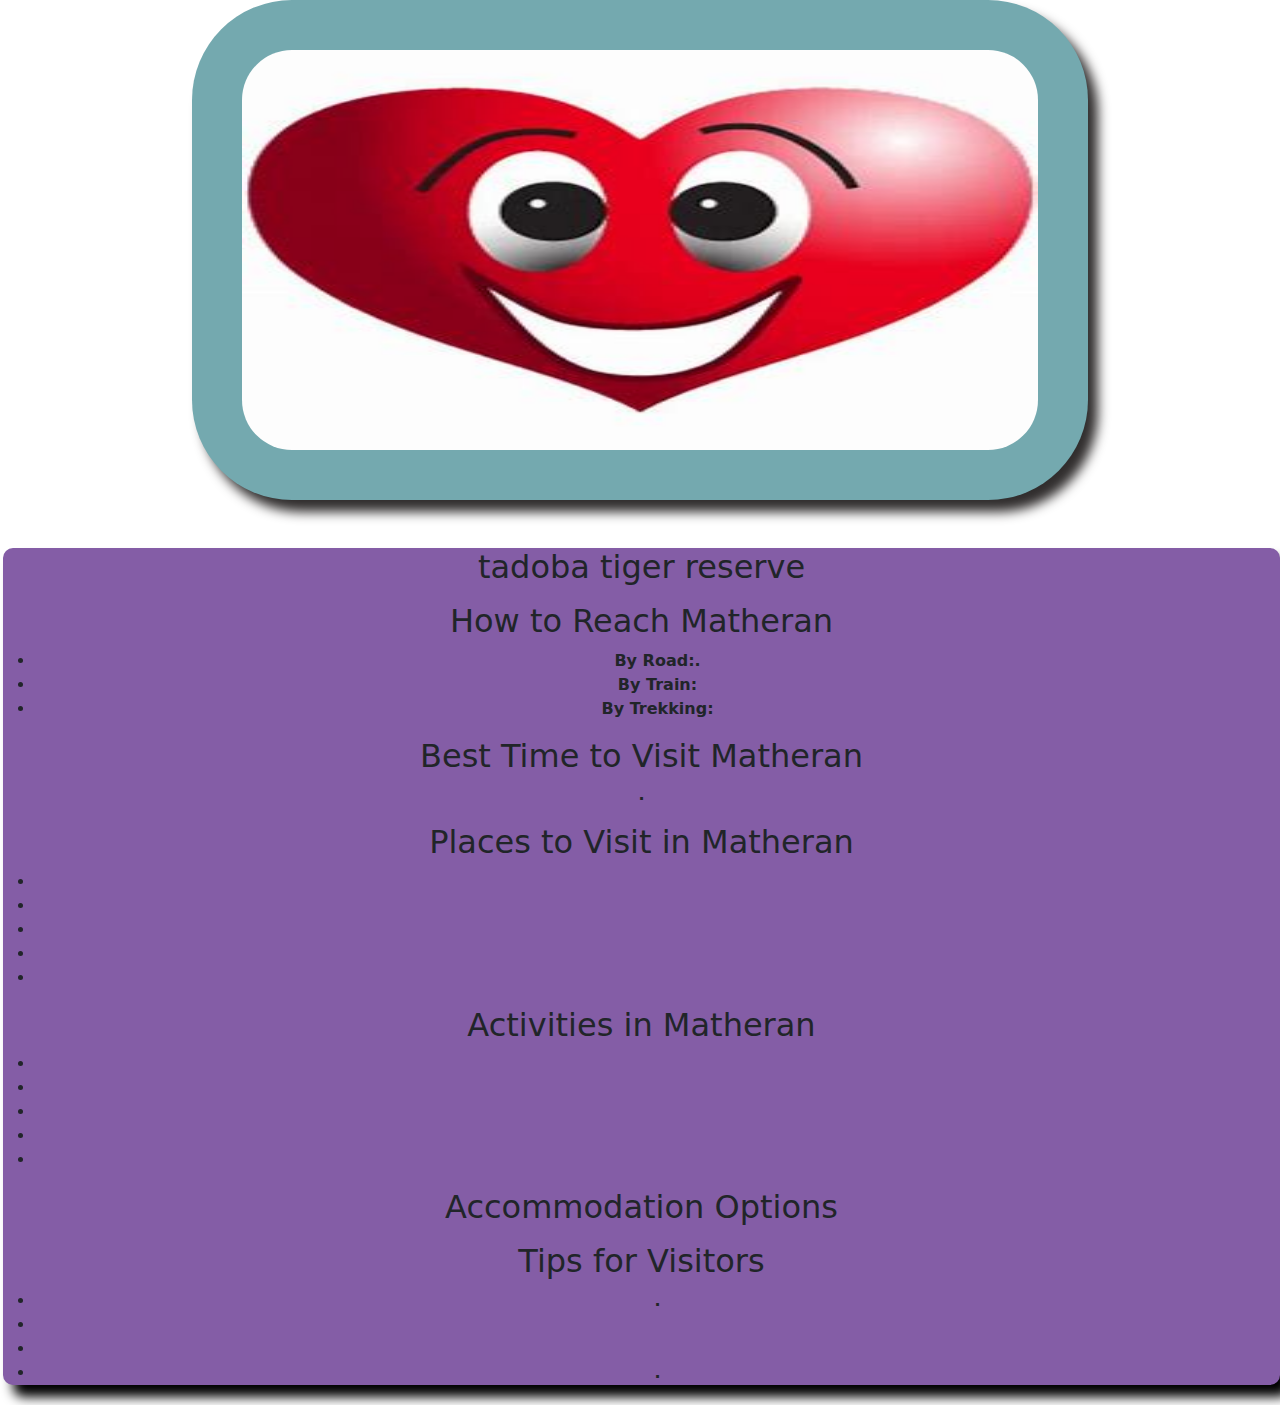
<file: travel/go3.html>
<html>
<head>
<title>Matheran Information</title>
<link rel="stylesheet" href="ff.css" type="text/css">
<link rel="stylesheet" href="bootstrap.css" >
</head>
<body>
    <center><img class="img"  style=" border: 4px burlywood" box-radius:"10px" src="smile heart.jpg" height="500px" width="500px"></center></div><br><br>
 <center><section class="section">
    <h2>tadoba tiger reserve</h2>
    <p></p>
    
    <h2>How to Reach Matheran</h2>
    <ul>
      <li><strong>By Road:</strong>.</li>
      <li><strong>By Train:</strong> </li>
      <li><strong>By Trekking:</strong></li>
    </ul>
    
    <h2>Best Time to Visit Matheran</h2>
    <p>.</p>
    
    <h2>Places to Visit in Matheran</h2>
    <ul>
      <li></li>
      <li></li>
     <li> </li>
      <li></li>
      <li></li>
      </ul>
  
    
    <h2>Activities in Matheran</h2>
    <ul>
      <li></li>
      <li></li>
      <li></li>
      <li></li>
      <li></li>
    </ul>
    
    <h2>Accommodation Options</h2>
<p></p>
    
    <h2>Tips for Visitors</h2>
    <ul>
      <li>.</li>
      <li></li>
      <li></li>
      <li>.</li>
    </ul></section></center>
  </body>
  </html>
  
    </body>
    </html>
</file>
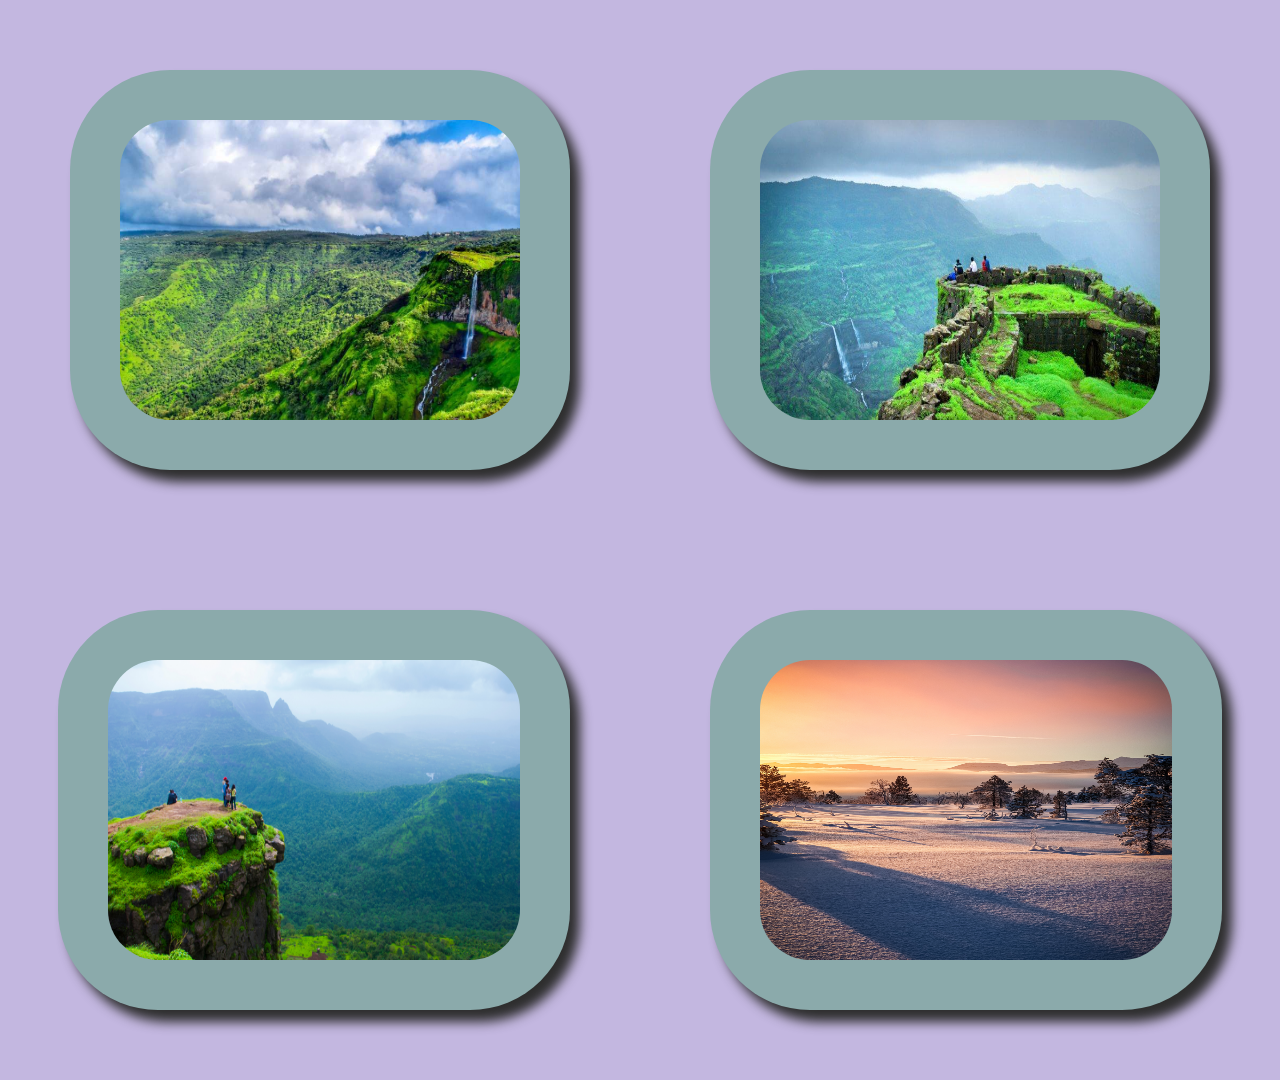
<file: travel/hh.html>
<!DOCTYPE html>
<html  lang="en">
<head>
    <title>hello</title>    
    <meta name="viewport" content="width=device-width, initial-scale=1">
    <link rel="stylesheet" href="bootstrap.min.css">
    <link rel="stylesheet" href="hr.css">
</head>
    <body class="body">
        <div class="container-fluid">
         <center>  <div class="row">
                <div class="col-6"><a href="go.html"><img class="img"style="border-radius: 100px;" src="MAHABALESHWAR.jpg" width="400px" height="400px"></a></div>
                <div class="col-6"><a href="go1.html"><img class="img" style="border-radius: 100px;"src="rajmachi.jpg" width="400px" height="400px"></a></div></center>
           </div>
           <center>  <div class="row">
            <div class="col-6"><a href="go2.html"><img class="img"style="border-radius: 100px;" src="Matheran-Maharashtra.jpg" width="400px" height="400px"></a></div>
            <div class="col-6"><a href="go3.html"><img class="img" style="border-radius: 100px;" src="snow.jpg" width="400px" height="400px"></a></div></center>
       </div>
       
   </div>
   
</div>
        </div>
    </body>
</html>
</file>
<file: travel/ff.css>
.col-6{
    padding-top: 50px;
    font-size: 50px;
    font-family: Impact, Haettenschweiler, 'Arial Narrow Bold', sans-serif;
    text-shadow:5px 5px 10px rgb(11, 123, 122);
    height:auto;

}
.img{
    padding: 50px;
    border-radius: 100px;
    background-color: rgb(116, 169, 175);
    box-shadow: 10px 12px 12px rgb(49, 46, 46);
    width: 70%;
}
.textarea{ box-sizing: 440%;}
.body {
    font-family: Arial, sans-serif;
    margin: 20px;
    text-align: center;
        }

  .h1{
    color: #333;
    margin-bottom: 10px;

    }

  .h2 {
    color: #555;
    margin-bottom: 10px;
     margin-left: 4px;
    }

  .p {
    color: #666;
    margin-bottom: 10px;
    margin-left: 20px;
  }

  .section {
    margin-bottom: 20px;
    font-weight: bolder;
    background-color: rgb(132, 93, 166);
    border-radius: 10px;
    box-shadow: 10px 12px 12px black;
    margin-left: 30px;
    margin-left: 3px;

  }
</file>
<file: travel/hr.css>
.col-6{
align-items: center;
 padding: 70px;
 background-color: rgb(195, 183, 224);
 

}
.img{ 
    padding: 50px;
    border-radius: 100px;
    background-color: rgb(139, 170, 171);
    box-shadow: 10px 12px 12px rgb(46, 46, 46);
    width: 100%;
}
.body{
    background-color: rgb(168, 203, 230);
}
</file>
